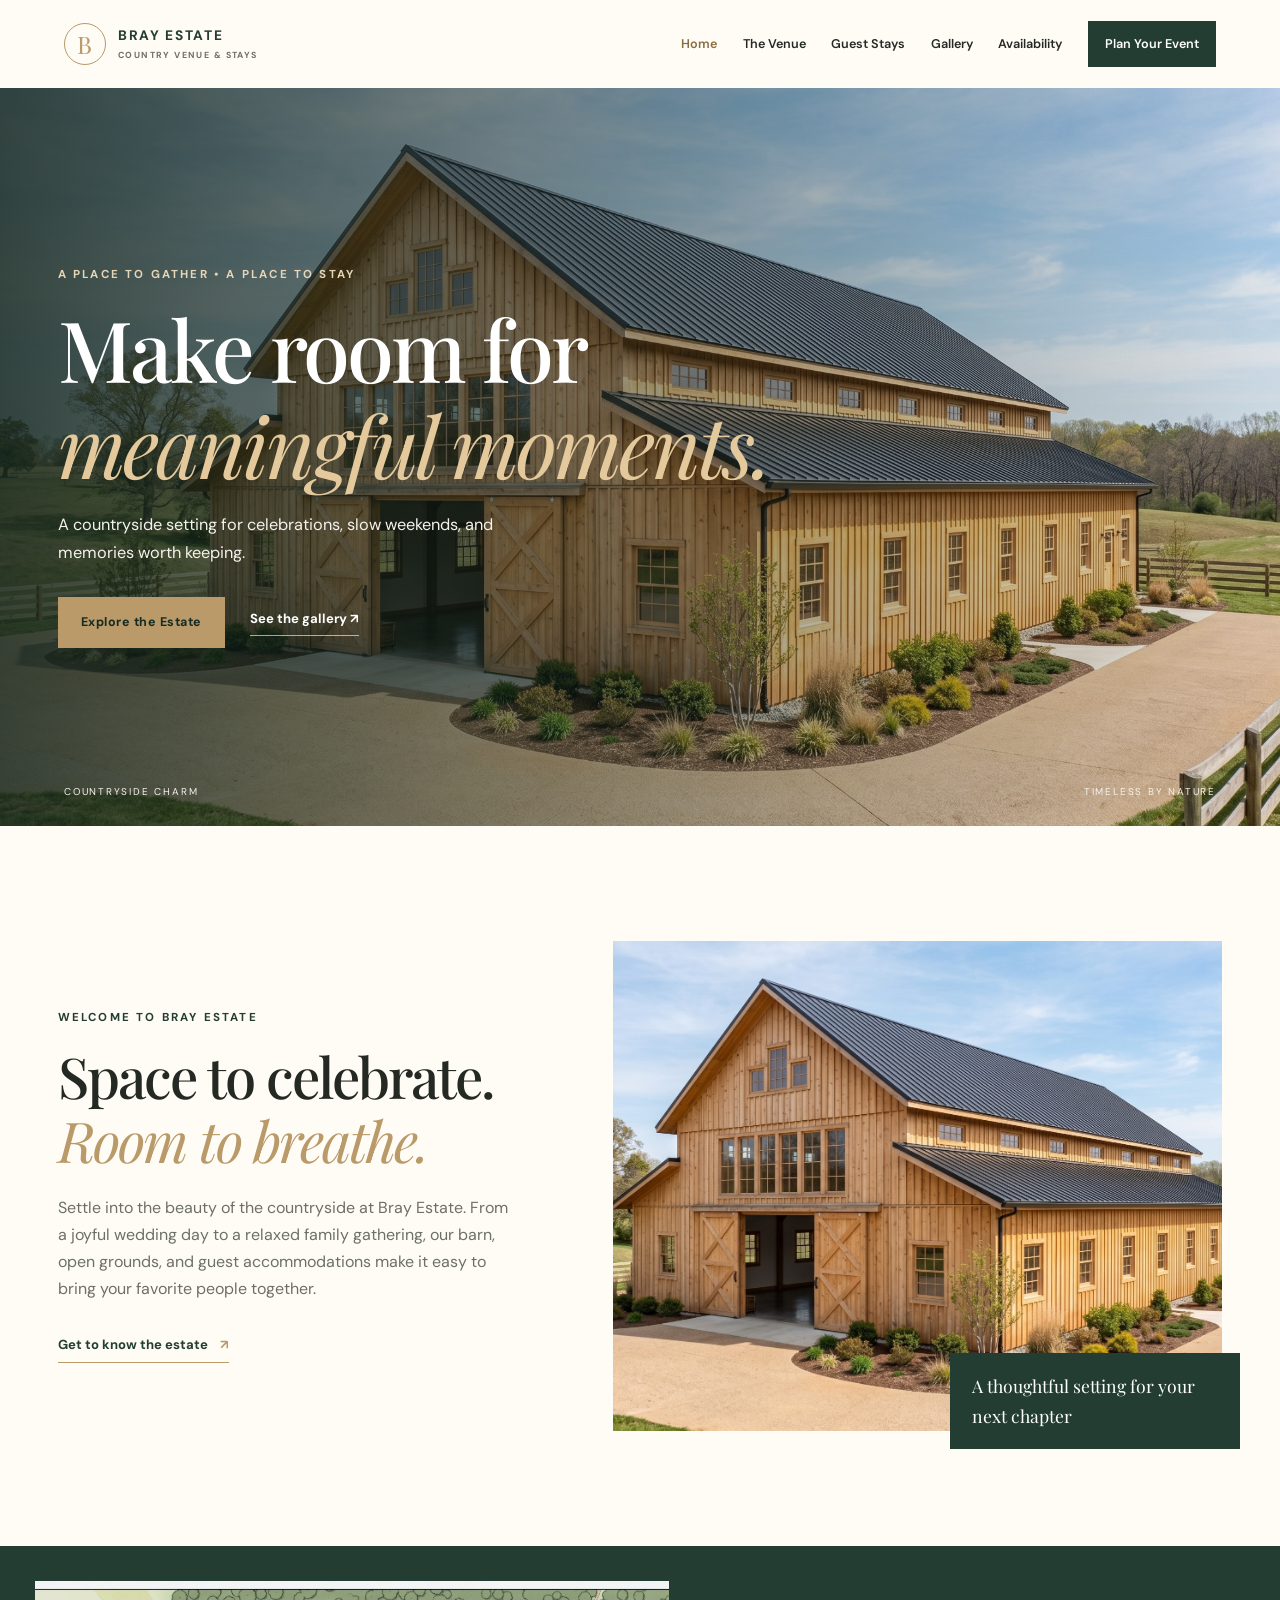
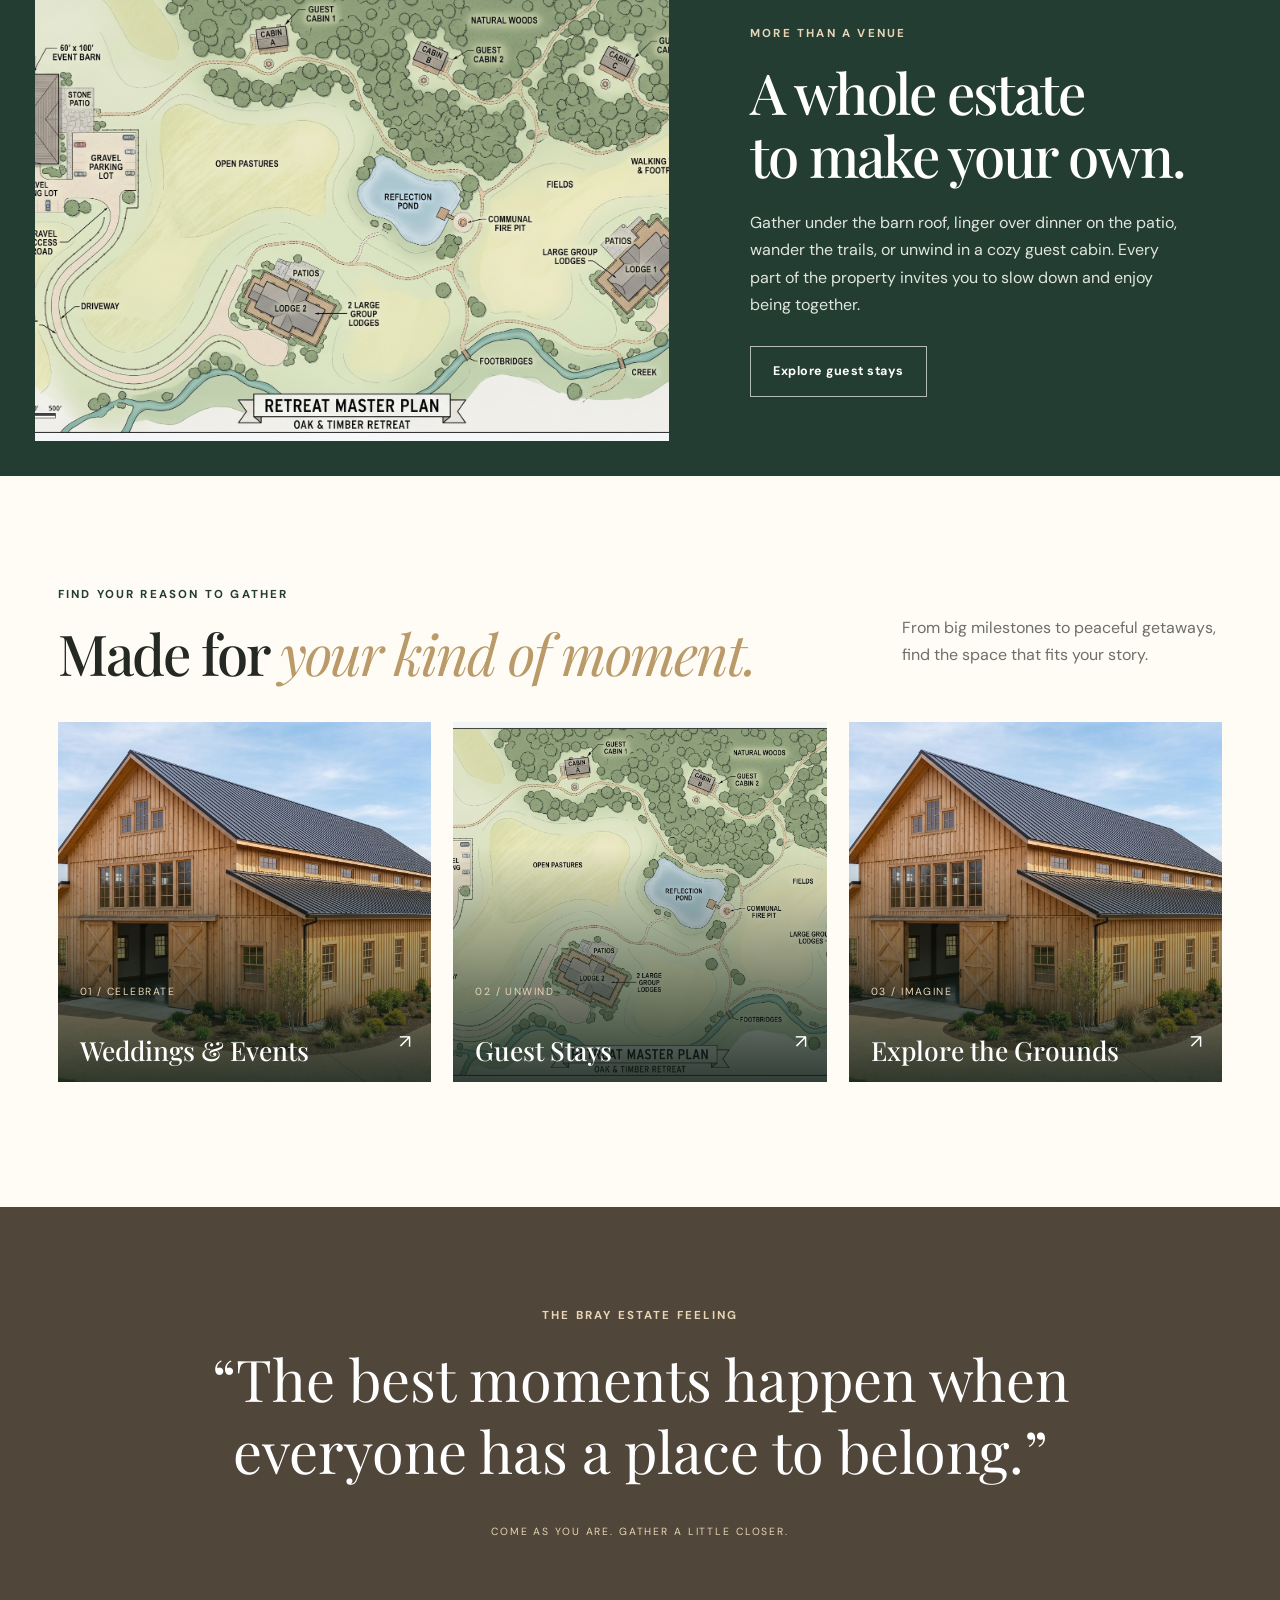
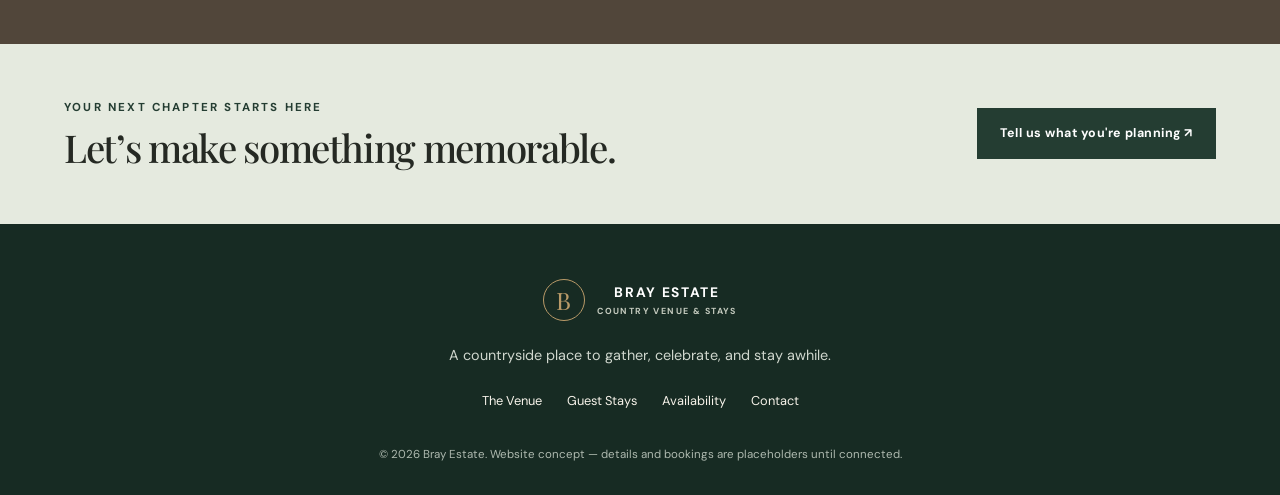
<file: index.html>
<!DOCTYPE html>
<html lang="en">
<head>
  <meta charset="UTF-8">
  <meta name="viewport" content="width=device-width, initial-scale=1.0">
  <meta name="description" content="Discover Bray Estate, a countryside venue for weddings, celebrations, retreats, and unforgettable stays.">
  <title>Bray Estate | Gather Somewhere Beautiful</title>
  <link rel="preconnect" href="https://fonts.googleapis.com">
  <link href="https://fonts.googleapis.com/css2?family=DM+Sans:wght@400;500;600;700&family=Playfair+Display:wght@400;500;600;700&display=swap" rel="stylesheet">
  <link rel="stylesheet" href="css/main.css">
  <link rel="stylesheet" href="css/home.css">
</head>
<body>
  <header class="site-header">
    <a class="brand" href="index.html"><span class="brand-mark">B</span><span>BRAY ESTATE<small>COUNTRY VENUE & STAYS</small></span></a>
    <button class="menu-toggle" aria-label="Open navigation" aria-expanded="false">☰</button>
    <nav class="main-nav">
      <a class="active" href="index.html">Home</a><a href="venue.html">The Venue</a><a href="stays.html">Guest Stays</a><a href="gallery.html">Gallery</a><a href="availability.html">Availability</a><a class="nav-cta" href="contact.html">Plan Your Event</a>
    </nav>
  </header>

  <main>
    <section class="hero">
      <img class="hero-image" src="images/barn-exterior.jpg" alt="Warm timber event barn at a countryside estate">
      <div class="hero-shade"></div>
      <div class="hero-content">
        <p class="eyebrow light">A PLACE TO GATHER • A PLACE TO STAY</p>
        <h1>Make room for<br><em>meaningful moments.</em></h1>
        <p class="hero-copy">A countryside setting for celebrations, slow weekends, and memories worth keeping.</p>
        <div class="hero-actions"><a class="button button-gold" href="venue.html">Explore the Estate</a><a class="text-link light-link" href="gallery.html">See the gallery ↗</a></div>
      </div>
      <div class="hero-caption"><span>COUNTRYSIDE CHARM</span><span>TIMELESS BY NATURE</span></div>
    </section>

    <section class="intro section-wrap">
      <div class="intro-copy">
        <p class="eyebrow">WELCOME TO BRAY ESTATE</p>
        <h2>Space to celebrate.<br><em>Room to breathe.</em></h2>
        <p>Settle into the beauty of the countryside at Bray Estate. From a joyful wedding day to a relaxed family gathering, our barn, open grounds, and guest accommodations make it easy to bring your favorite people together.</p>
        <a class="text-link" href="venue.html">Get to know the estate <span>↗</span></a>
      </div>
      <figure class="intro-photo photo-frame">
        <img src="images/barn-exterior.jpg" alt="Exterior of the Bray Estate-inspired timber barn">
        <figcaption>A thoughtful setting for your next chapter</figcaption>
      </figure>
    </section>

    <section class="experience-band">
      <div class="experience-image"><img src="images/estate-master-plan.jpg" alt="Illustrated estate plan with barn, cabins, lodges, trails, and pond"></div>
      <div class="experience-copy">
        <p class="eyebrow light">MORE THAN A VENUE</p>
        <h2>A whole estate<br>to make your own.</h2>
        <p>Gather under the barn roof, linger over dinner on the patio, wander the trails, or unwind in a cozy guest cabin. Every part of the property invites you to slow down and enjoy being together.</p>
        <a class="button button-outline-light" href="stays.html">Explore guest stays</a>
      </div>
    </section>

    <section class="section-wrap offerings">
      <div class="section-heading"><div><p class="eyebrow">FIND YOUR REASON TO GATHER</p><h2>Made for <em>your kind of moment.</em></h2></div><p>From big milestones to peaceful getaways, find the space that fits your story.</p></div>
      <div class="offering-grid">
        <a class="offering-card" href="venue.html"><img src="images/barn-exterior.jpg" alt="Event barn"><span class="card-number">01 / CELEBRATE</span><h3>Weddings & Events</h3><span class="card-arrow">↗</span></a>
        <a class="offering-card" href="stays.html"><img src="images/estate-master-plan.jpg" alt="Estate grounds and guest cabins"><span class="card-number">02 / UNWIND</span><h3>Guest Stays</h3><span class="card-arrow">↗</span></a>
        <a class="offering-card" href="gallery.html"><img src="images/barn-exterior.jpg" alt="Rustic barn surrounded by countryside"><span class="card-number">03 / IMAGINE</span><h3>Explore the Grounds</h3><span class="card-arrow">↗</span></a>
      </div>
    </section>

    <section class="quote-section"><p class="eyebrow light">THE BRAY ESTATE FEELING</p><blockquote>“The best moments happen when everyone has a place to belong.”</blockquote><span>COME AS YOU ARE. GATHER A LITTLE CLOSER.</span></section>
    <section class="cta-strip"><div><p class="eyebrow">YOUR NEXT CHAPTER STARTS HERE</p><h2>Let’s make something memorable.</h2></div><a class="button button-dark" href="contact.html">Tell us what you're planning ↗</a></section>
  </main>

  <footer class="site-footer"><a class="brand footer-brand" href="index.html"><span class="brand-mark">B</span><span>BRAY ESTATE<small>COUNTRY VENUE & STAYS</small></span></a><p>A countryside place to gather, celebrate, and stay awhile.</p><div class="footer-links"><a href="venue.html">The Venue</a><a href="stays.html">Guest Stays</a><a href="availability.html">Availability</a><a href="contact.html">Contact</a></div><small>© <span class="year"></span> Bray Estate. Website concept — details and bookings are placeholders until connected.</small></footer>
  <script src="js/main.js"></script>
</body>
</html>
</file>
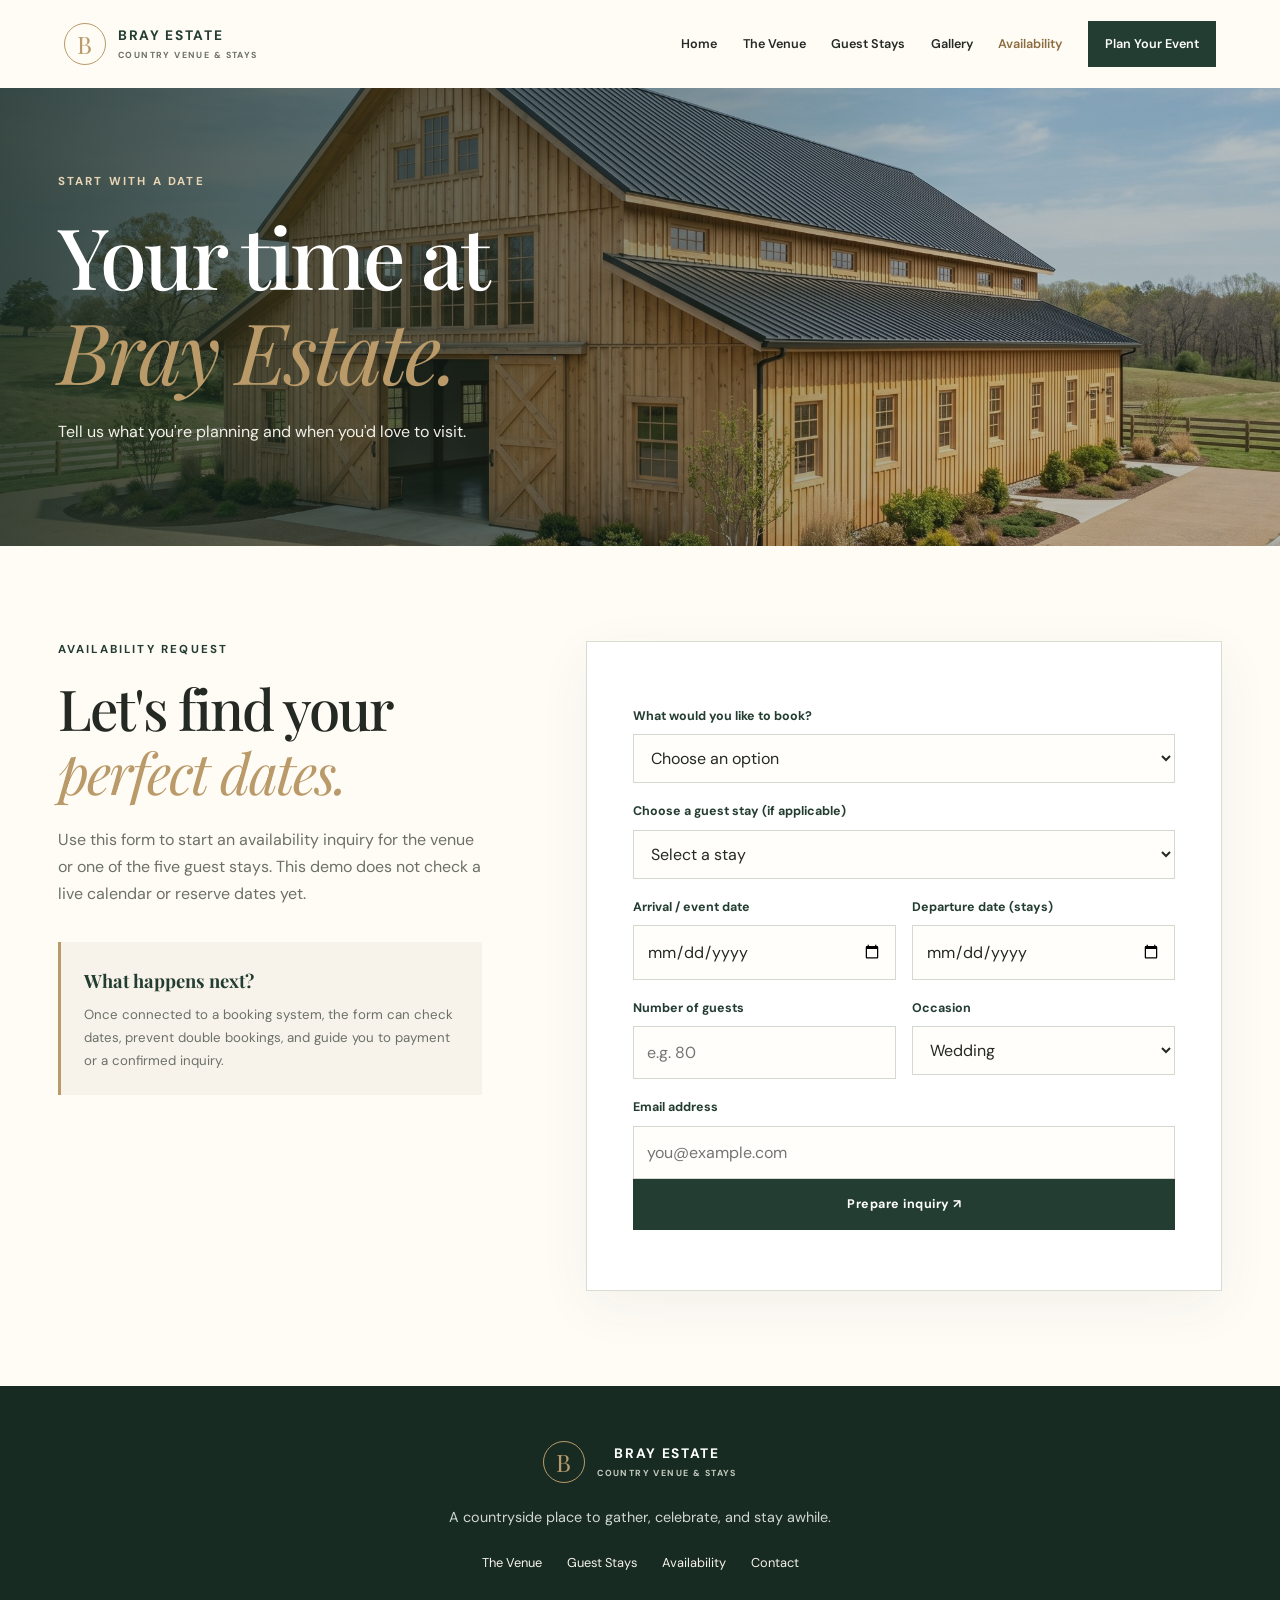
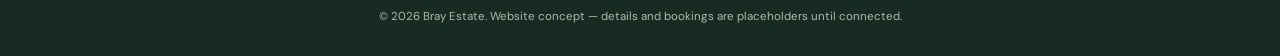
<file: availability.html>
<!DOCTYPE html>
<html lang="en"><head><meta charset="UTF-8"><meta name="viewport" content="width=device-width, initial-scale=1.0"><title>Availability | Bray Estate</title><link href="https://fonts.googleapis.com/css2?family=DM+Sans:wght@400;500;600;700&family=Playfair+Display:wght@400;500;600;700&display=swap" rel="stylesheet"><link rel="stylesheet" href="css/main.css"><link rel="stylesheet" href="css/availability.css"></head>
<body>
<header class="site-header"><a class="brand" href="index.html"><span class="brand-mark">B</span><span>BRAY ESTATE<small>COUNTRY VENUE & STAYS</small></span></a><button class="menu-toggle" aria-label="Open navigation" aria-expanded="false">☰</button><nav class="main-nav"><a href="index.html">Home</a><a href="venue.html">The Venue</a><a href="stays.html">Guest Stays</a><a href="gallery.html">Gallery</a><a class="active" href="availability.html">Availability</a><a class="nav-cta" href="contact.html">Plan Your Event</a></nav></header>
<main><section class="page-hero availability-hero"><img src="images/barn-exterior.jpg" alt="Bray Estate-inspired barn"><div class="page-hero-shade"></div><div class="page-hero-content"><p class="eyebrow light">START WITH A DATE</p><h1>Your time at<br><em>Bray Estate.</em></h1><p>Tell us what you're planning and when you'd love to visit.</p></div></section>
<section class="booking-layout section-wrap"><div class="booking-intro"><p class="eyebrow">AVAILABILITY REQUEST</p><h2>Let's find your<br><em>perfect dates.</em></h2><p>Use this form to start an availability inquiry for the venue or one of the five guest stays. This demo does not check a live calendar or reserve dates yet.</p><div class="booking-help"><strong>What happens next?</strong><p>Once connected to a booking system, the form can check dates, prevent double bookings, and guide you to payment or a confirmed inquiry.</p></div></div>
<form class="site-form" id="availability-form"><label for="booking-type">What would you like to book?</label><select id="booking-type" name="booking-type" required><option value="">Choose an option</option><option>Event venue</option><option>Guest stay</option></select><label for="stay-choice">Choose a guest stay (if applicable)</label><select id="stay-choice" name="stay-choice"><option value="">Select a stay</option><option>Oak Cabin</option><option>Timber Cabin</option><option>Meadow Cabin</option><option>Creekside Lodge</option><option>Pasture Lodge</option></select><div class="form-row"><div><label for="arrival">Arrival / event date</label><input type="date" id="arrival" name="arrival" required></div><div><label for="departure">Departure date (stays)</label><input type="date" id="departure" name="departure"></div></div><div class="form-row"><div><label for="guests">Number of guests</label><input type="number" id="guests" name="guests" min="1" max="1000" placeholder="e.g. 80" required></div><div><label for="occasion">Occasion</label><select id="occasion" name="occasion"><option>Wedding</option><option>Family gathering</option><option>Corporate retreat</option><option>Weekend stay</option><option>Other celebration</option></select></div></div><label for="availability-email">Email address</label><input type="email" id="availability-email" name="email" placeholder="you@example.com" required><button class="button button-dark button-full" type="submit">Prepare inquiry ↗</button><p class="form-status" id="availability-status" role="status"></p></form></section></main>
<footer class="site-footer"><a class="brand footer-brand" href="index.html"><span class="brand-mark">B</span><span>BRAY ESTATE<small>COUNTRY VENUE & STAYS</small></span></a><p>A countryside place to gather, celebrate, and stay awhile.</p><div class="footer-links"><a href="venue.html">The Venue</a><a href="stays.html">Guest Stays</a><a href="availability.html">Availability</a><a href="contact.html">Contact</a></div><small>© <span class="year"></span> Bray Estate. Website concept — details and bookings are placeholders until connected.</small></footer><script src="js/main.js"></script></body></html>
</file>
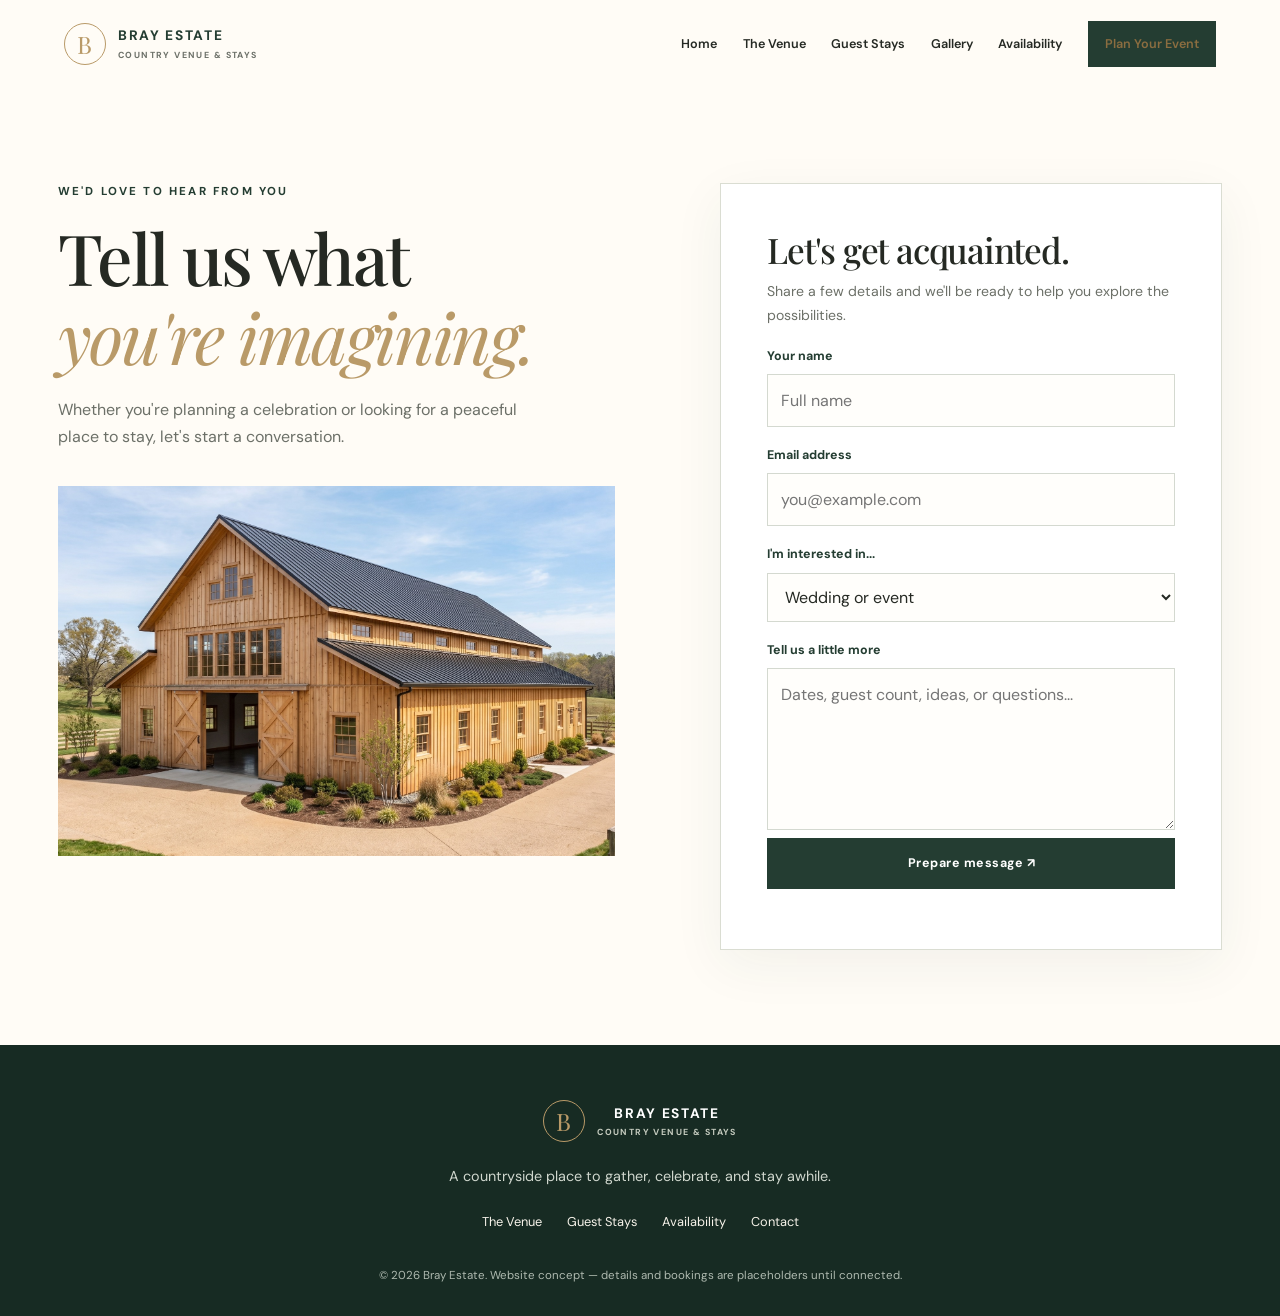
<file: contact.html>
<!DOCTYPE html>
<html lang="en"><head><meta charset="UTF-8"><meta name="viewport" content="width=device-width, initial-scale=1.0"><title>Contact | Bray Estate</title><link href="https://fonts.googleapis.com/css2?family=DM+Sans:wght@400;500;600;700&family=Playfair+Display:wght@400;500;600;700&display=swap" rel="stylesheet"><link rel="stylesheet" href="css/main.css"><link rel="stylesheet" href="css/contact.css"></head>
<body>
<header class="site-header"><a class="brand" href="index.html"><span class="brand-mark">B</span><span>BRAY ESTATE<small>COUNTRY VENUE & STAYS</small></span></a><button class="menu-toggle" aria-label="Open navigation" aria-expanded="false">☰</button><nav class="main-nav"><a href="index.html">Home</a><a href="venue.html">The Venue</a><a href="stays.html">Guest Stays</a><a href="gallery.html">Gallery</a><a href="availability.html">Availability</a><a class="nav-cta active" href="contact.html">Plan Your Event</a></nav></header>
<main><section class="contact-top section-wrap"><div class="contact-heading"><p class="eyebrow">WE'D LOVE TO HEAR FROM YOU</p><h1>Tell us what<br><em>you're imagining.</em></h1><p>Whether you're planning a celebration or looking for a peaceful place to stay, let's start a conversation.</p><img src="images/barn-exterior.jpg" alt="The timber barn at Bray Estate" class="contact-image"></div>
<form class="site-form contact-form" id="contact-form"><h2>Let's get acquainted.</h2><p>Share a few details and we'll be ready to help you explore the possibilities.</p><label for="name">Your name</label><input id="name" name="name" autocomplete="name" required placeholder="Full name"><label for="email">Email address</label><input id="email" name="email" type="email" autocomplete="email" required placeholder="you@example.com"><label for="interest">I'm interested in...</label><select id="interest" name="interest"><option>Wedding or event</option><option>Guest accommodation</option><option>Private gathering</option><option>General question</option></select><label for="message">Tell us a little more</label><textarea id="message" name="message" rows="5" required placeholder="Dates, guest count, ideas, or questions..."></textarea><button class="button button-dark button-full" type="submit">Prepare message ↗</button><p class="form-status" id="contact-status" role="status"></p></form></section></main>
<footer class="site-footer"><a class="brand footer-brand" href="index.html"><span class="brand-mark">B</span><span>BRAY ESTATE<small>COUNTRY VENUE & STAYS</small></span></a><p>A countryside place to gather, celebrate, and stay awhile.</p><div class="footer-links"><a href="venue.html">The Venue</a><a href="stays.html">Guest Stays</a><a href="availability.html">Availability</a><a href="contact.html">Contact</a></div><small>© <span class="year"></span> Bray Estate. Website concept — details and bookings are placeholders until connected.</small></footer><script src="js/main.js"></script></body></html>
</file>
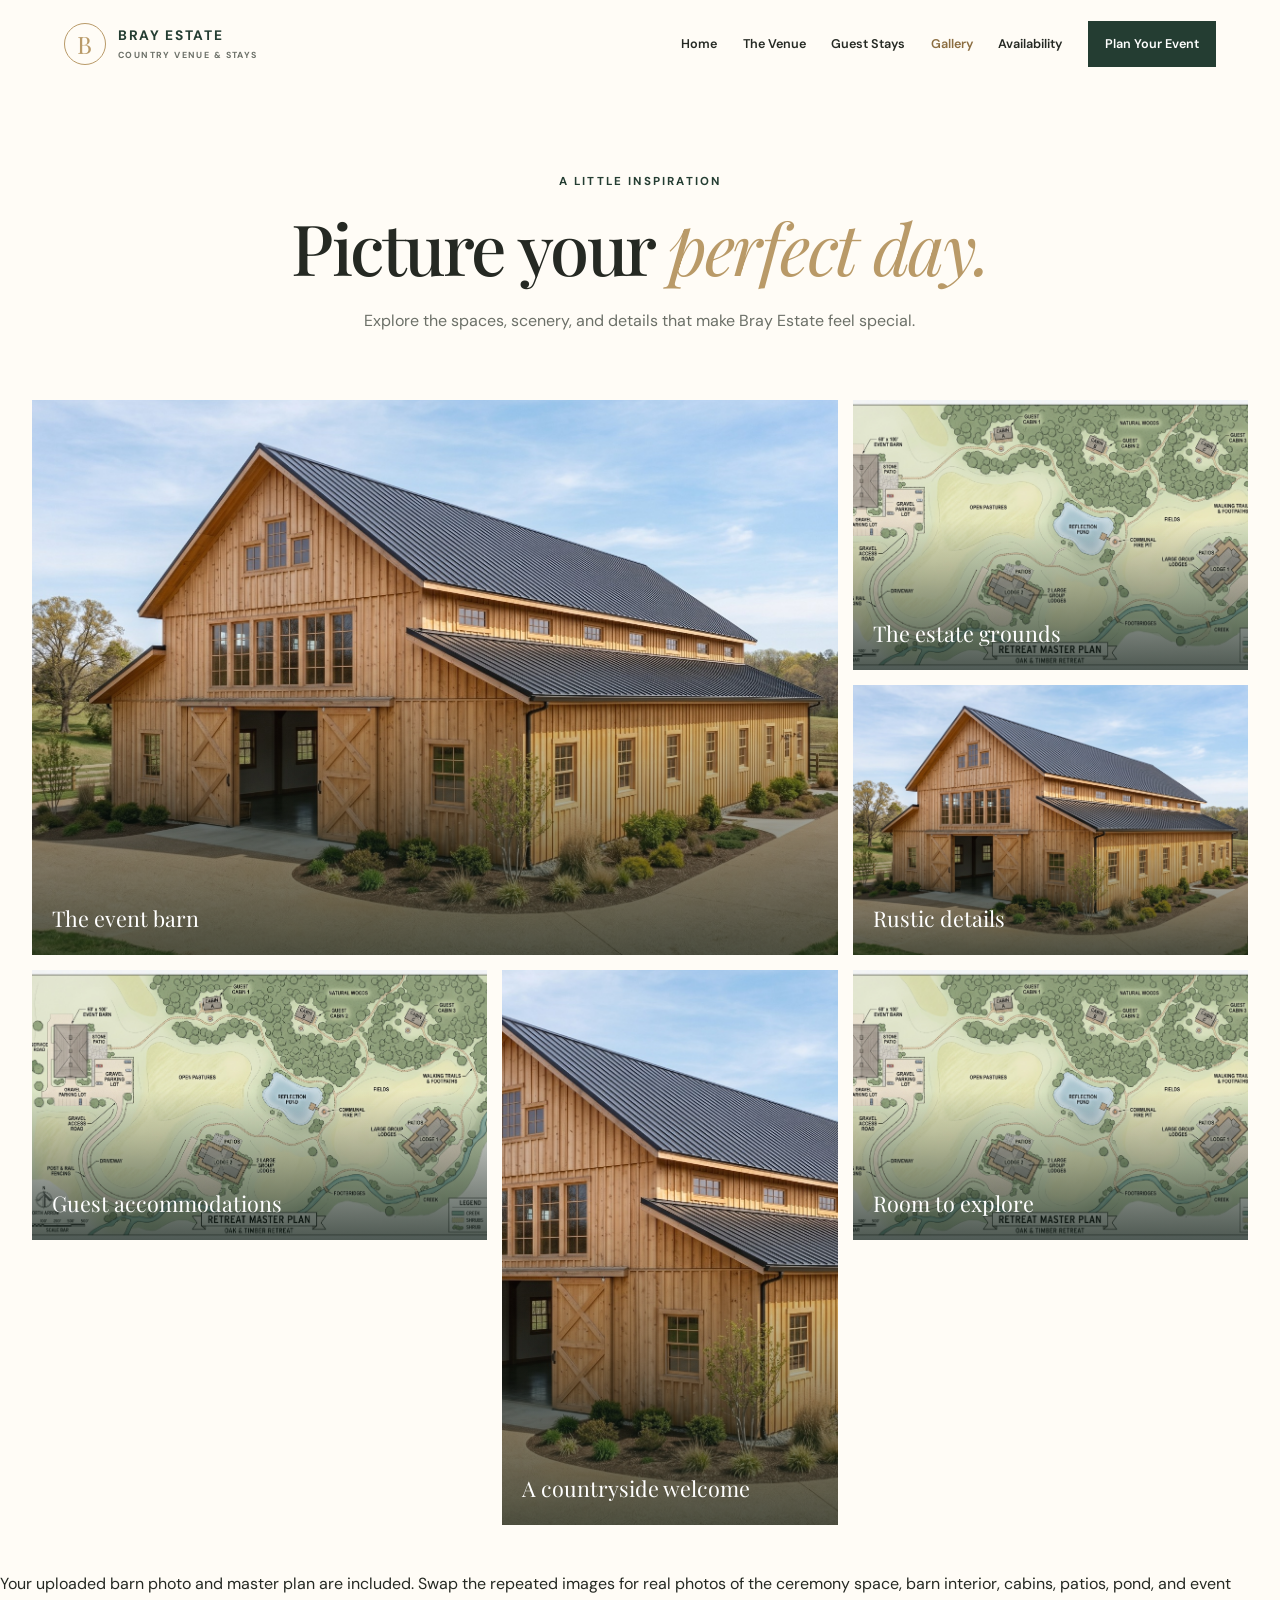
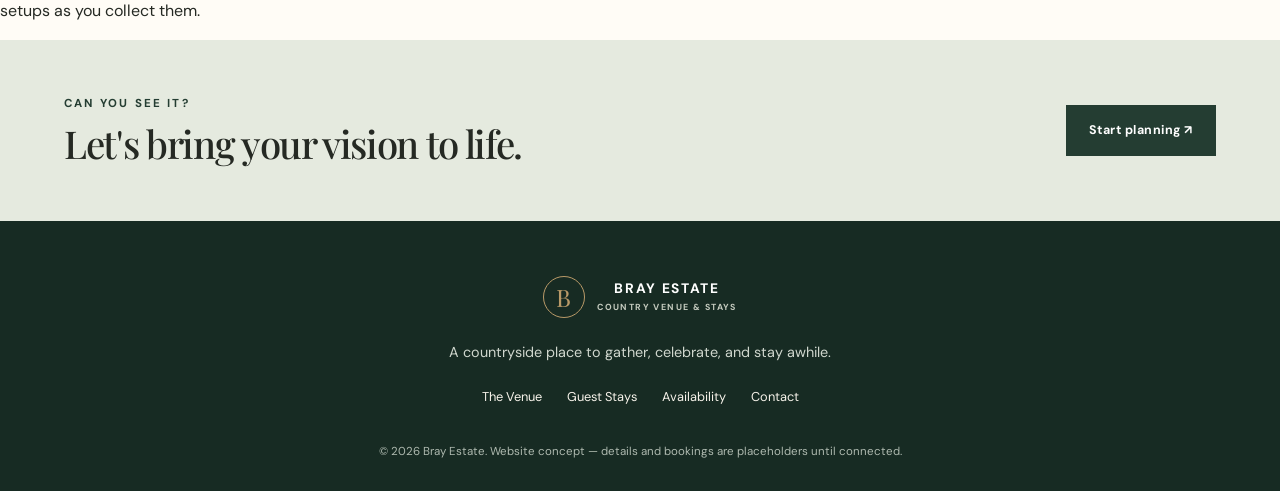
<file: gallery.html>
<!DOCTYPE html>
<html lang="en"><head><meta charset="UTF-8"><meta name="viewport" content="width=device-width, initial-scale=1.0"><title>Gallery | Bray Estate</title><link href="https://fonts.googleapis.com/css2?family=DM+Sans:wght@400;500;600;700&family=Playfair+Display:wght@400;500;600;700&display=swap" rel="stylesheet"><link rel="stylesheet" href="css/main.css"><link rel="stylesheet" href="css/gallery.css"></head>
<body>
<header class="site-header"><a class="brand" href="index.html"><span class="brand-mark">B</span><span>BRAY ESTATE<small>COUNTRY VENUE & STAYS</small></span></a><button class="menu-toggle" aria-label="Open navigation" aria-expanded="false">☰</button><nav class="main-nav"><a href="index.html">Home</a><a href="venue.html">The Venue</a><a href="stays.html">Guest Stays</a><a class="active" href="gallery.html">Gallery</a><a href="availability.html">Availability</a><a class="nav-cta" href="contact.html">Plan Your Event</a></nav></header>
<main><section class="gallery-heading section-wrap"><p class="eyebrow">A LITTLE INSPIRATION</p><h1>Picture your <em>perfect day.</em></h1><p>Explore the spaces, scenery, and details that make Bray Estate feel special.</p></section>
<section class="gallery-grid">
<figure class="gallery-item gallery-wide"><img src="images/barn-exterior.jpg" alt="Timber barn exterior with a long roofline"><figcaption>The event barn</figcaption></figure>
<figure class="gallery-item"><img src="images/estate-master-plan.jpg" alt="Illustrated estate layout and walking paths"><figcaption>The estate grounds</figcaption></figure>
<figure class="gallery-item"><img src="images/barn-exterior.jpg" alt="Barn timber siding and windows"><figcaption>Rustic details</figcaption></figure>
<figure class="gallery-item"><img src="images/estate-master-plan.jpg" alt="Guest cabins set among trees on the estate map"><figcaption>Guest accommodations</figcaption></figure>
<figure class="gallery-item gallery-tall"><img src="images/barn-exterior.jpg" alt="Barn surrounded by open green countryside"><figcaption>A countryside welcome</figcaption></figure>
<figure class="gallery-item"><img src="images/estate-master-plan.jpg" alt="Pond, paths, lodges, and wooded areas on estate plan"><figcaption>Room to explore</figcaption></figure>
</section><p class="gallery-note">Your uploaded barn photo and master plan are included. Swap the repeated images for real photos of the ceremony space, barn interior, cabins, patios, pond, and event setups as you collect them.</p>
<section class="cta-strip"><div><p class="eyebrow">CAN YOU SEE IT?</p><h2>Let's bring your vision to life.</h2></div><a class="button button-dark" href="contact.html">Start planning ↗</a></section></main>
<footer class="site-footer"><a class="brand footer-brand" href="index.html"><span class="brand-mark">B</span><span>BRAY ESTATE<small>COUNTRY VENUE & STAYS</small></span></a><p>A countryside place to gather, celebrate, and stay awhile.</p><div class="footer-links"><a href="venue.html">The Venue</a><a href="stays.html">Guest Stays</a><a href="availability.html">Availability</a><a href="contact.html">Contact</a></div><small>© <span class="year"></span> Bray Estate. Website concept — details and bookings are placeholders until connected.</small></footer><script src="js/main.js"></script></body></html>
</file>
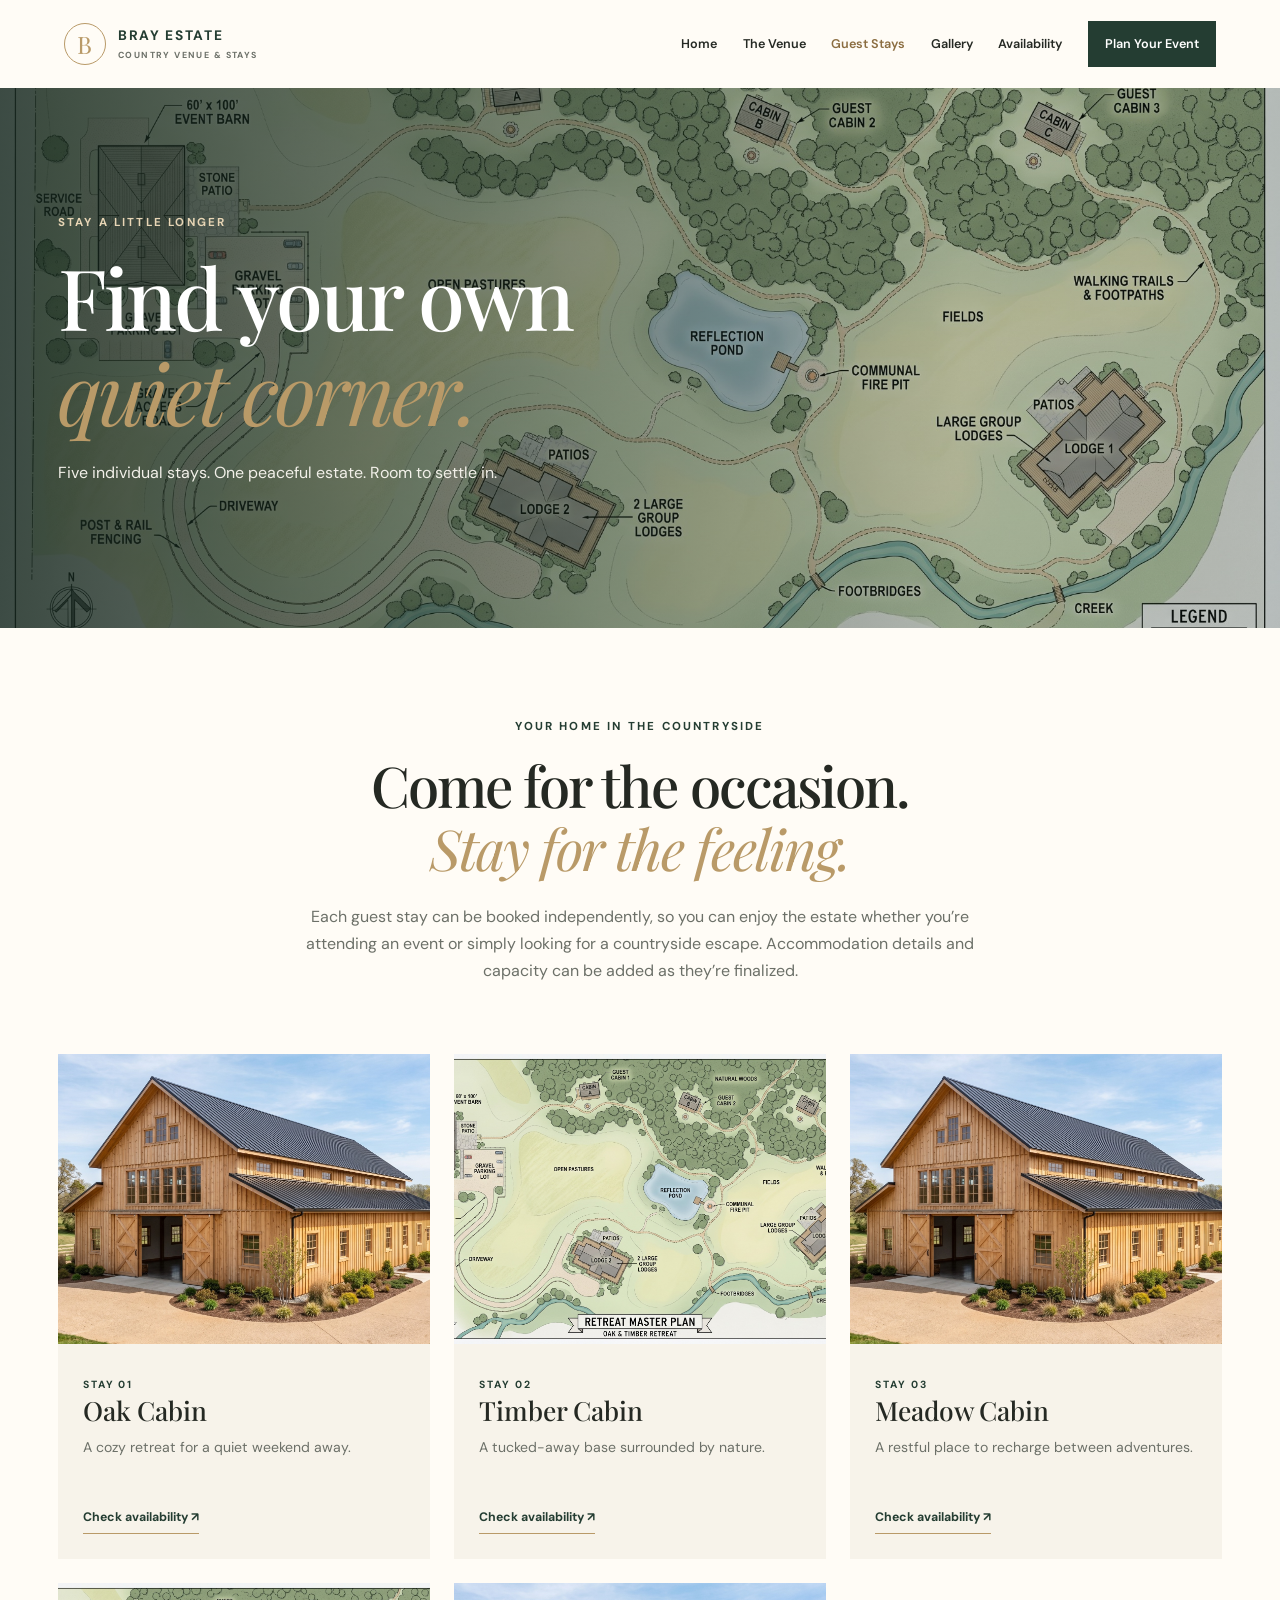
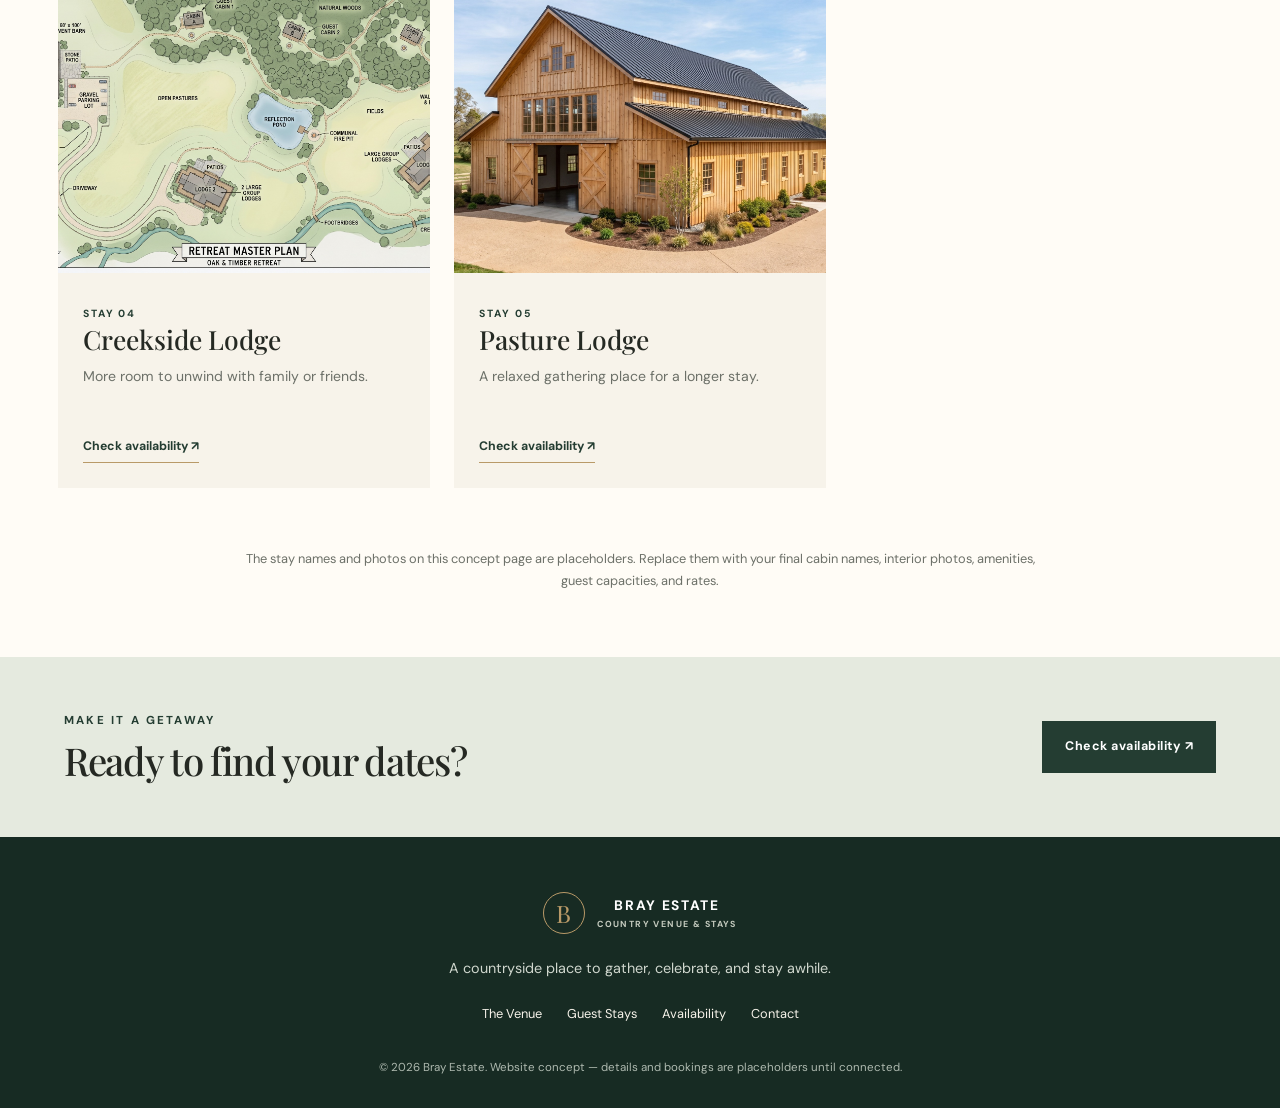
<file: stays.html>
<!DOCTYPE html>
<html lang="en"><head><meta charset="UTF-8"><meta name="viewport" content="width=device-width, initial-scale=1.0"><title>Guest Stays | Bray Estate</title><link href="https://fonts.googleapis.com/css2?family=DM+Sans:wght@400;500;600;700&family=Playfair+Display:wght@400;500;600;700&display=swap" rel="stylesheet"><link rel="stylesheet" href="css/main.css"><link rel="stylesheet" href="css/stays.css"></head>
<body>
<header class="site-header"><a class="brand" href="index.html"><span class="brand-mark">B</span><span>BRAY ESTATE<small>COUNTRY VENUE & STAYS</small></span></a><button class="menu-toggle" aria-label="Open navigation" aria-expanded="false">☰</button><nav class="main-nav"><a href="index.html">Home</a><a href="venue.html">The Venue</a><a class="active" href="stays.html">Guest Stays</a><a href="gallery.html">Gallery</a><a href="availability.html">Availability</a><a class="nav-cta" href="contact.html">Plan Your Event</a></nav></header>
<main>
<section class="page-hero stays-hero"><img src="images/estate-master-plan.jpg" alt="Master plan showing guest cabins and lodges around the estate"><div class="page-hero-shade"></div><div class="page-hero-content"><p class="eyebrow light">STAY A LITTLE LONGER</p><h1>Find your own<br><em>quiet corner.</em></h1><p>Five individual stays. One peaceful estate. Room to settle in.</p></div></section>
<section class="section-wrap stay-intro"><p class="eyebrow">YOUR HOME IN THE COUNTRYSIDE</p><h2>Come for the occasion.<br><em>Stay for the feeling.</em></h2><p>Each guest stay can be booked independently, so you can enjoy the estate whether you’re attending an event or simply looking for a countryside escape. Accommodation details and capacity can be added as they’re finalized.</p></section>
<section class="section-wrap stay-grid">
<article class="stay-card featured-stay"><img src="images/barn-exterior.jpg" alt="Countryside timber architecture"><div class="stay-card-content"><span class="eyebrow">STAY 01</span><h3>Oak Cabin</h3><p>A cozy retreat for a quiet weekend away.</p><a href="availability.html?stay=Oak%20Cabin" class="text-link">Check availability ↗</a></div></article>
<article class="stay-card"><img src="images/estate-master-plan.jpg" alt="Cabin location in the wooded part of the property"><div class="stay-card-content"><span class="eyebrow">STAY 02</span><h3>Timber Cabin</h3><p>A tucked-away base surrounded by nature.</p><a href="availability.html?stay=Timber%20Cabin" class="text-link">Check availability ↗</a></div></article>
<article class="stay-card"><img src="images/barn-exterior.jpg" alt="Warm rustic exterior details"><div class="stay-card-content"><span class="eyebrow">STAY 03</span><h3>Meadow Cabin</h3><p>A restful place to recharge between adventures.</p><a href="availability.html?stay=Meadow%20Cabin" class="text-link">Check availability ↗</a></div></article>
<article class="stay-card"><img src="images/estate-master-plan.jpg" alt="Estate paths and guest lodging plan"><div class="stay-card-content"><span class="eyebrow">STAY 04</span><h3>Creekside Lodge</h3><p>More room to unwind with family or friends.</p><a href="availability.html?stay=Creekside%20Lodge" class="text-link">Check availability ↗</a></div></article>
<article class="stay-card"><img src="images/barn-exterior.jpg" alt="Country estate surrounded by open fields"><div class="stay-card-content"><span class="eyebrow">STAY 05</span><h3>Pasture Lodge</h3><p>A relaxed gathering place for a longer stay.</p><a href="availability.html?stay=Pasture%20Lodge" class="text-link">Check availability ↗</a></div></article>
</section>
<p class="stay-note">The stay names and photos on this concept page are placeholders. Replace them with your final cabin names, interior photos, amenities, guest capacities, and rates.</p>
<section class="cta-strip"><div><p class="eyebrow">MAKE IT A GETAWAY</p><h2>Ready to find your dates?</h2></div><a class="button button-dark" href="availability.html">Check availability ↗</a></section>
</main><footer class="site-footer"><a class="brand footer-brand" href="index.html"><span class="brand-mark">B</span><span>BRAY ESTATE<small>COUNTRY VENUE & STAYS</small></span></a><p>A countryside place to gather, celebrate, and stay awhile.</p><div class="footer-links"><a href="venue.html">The Venue</a><a href="stays.html">Guest Stays</a><a href="availability.html">Availability</a><a href="contact.html">Contact</a></div><small>© <span class="year"></span> Bray Estate. Website concept — details and bookings are placeholders until connected.</small></footer><script src="js/main.js"></script></body></html>
</file>
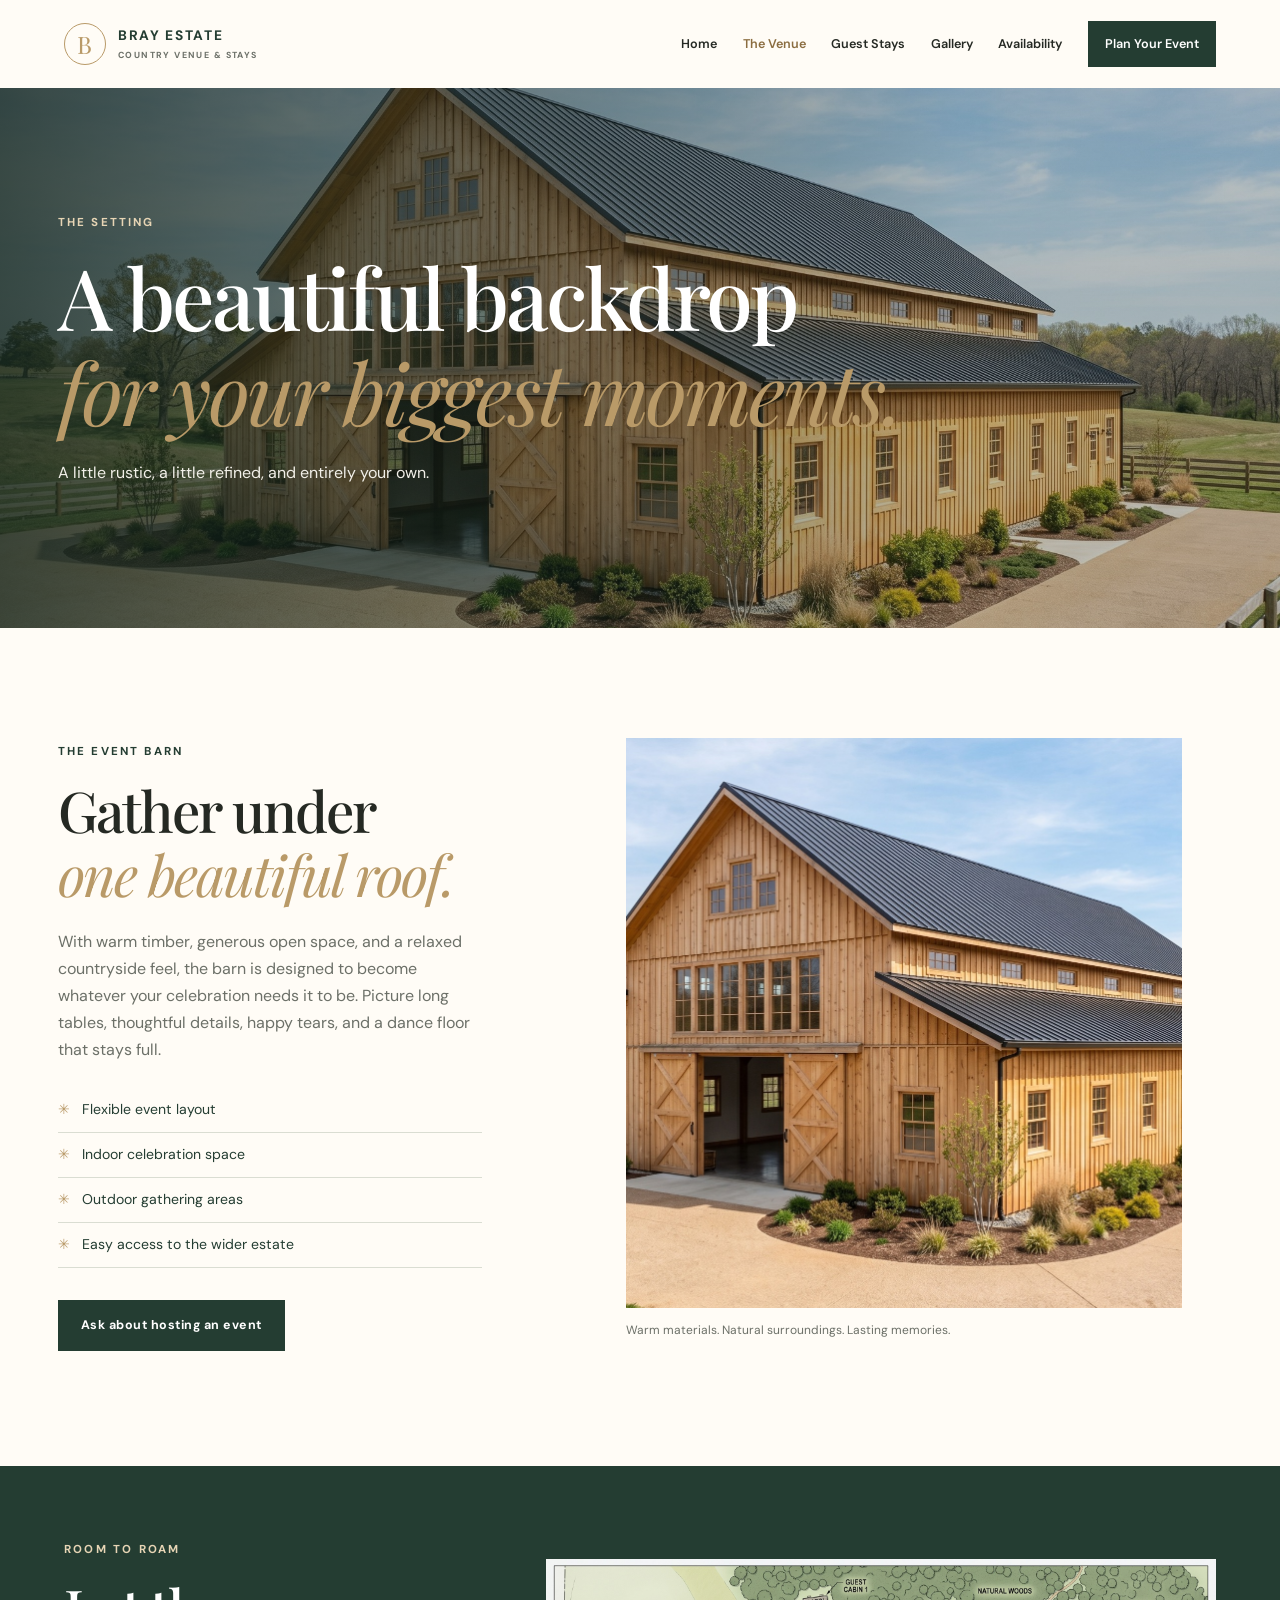
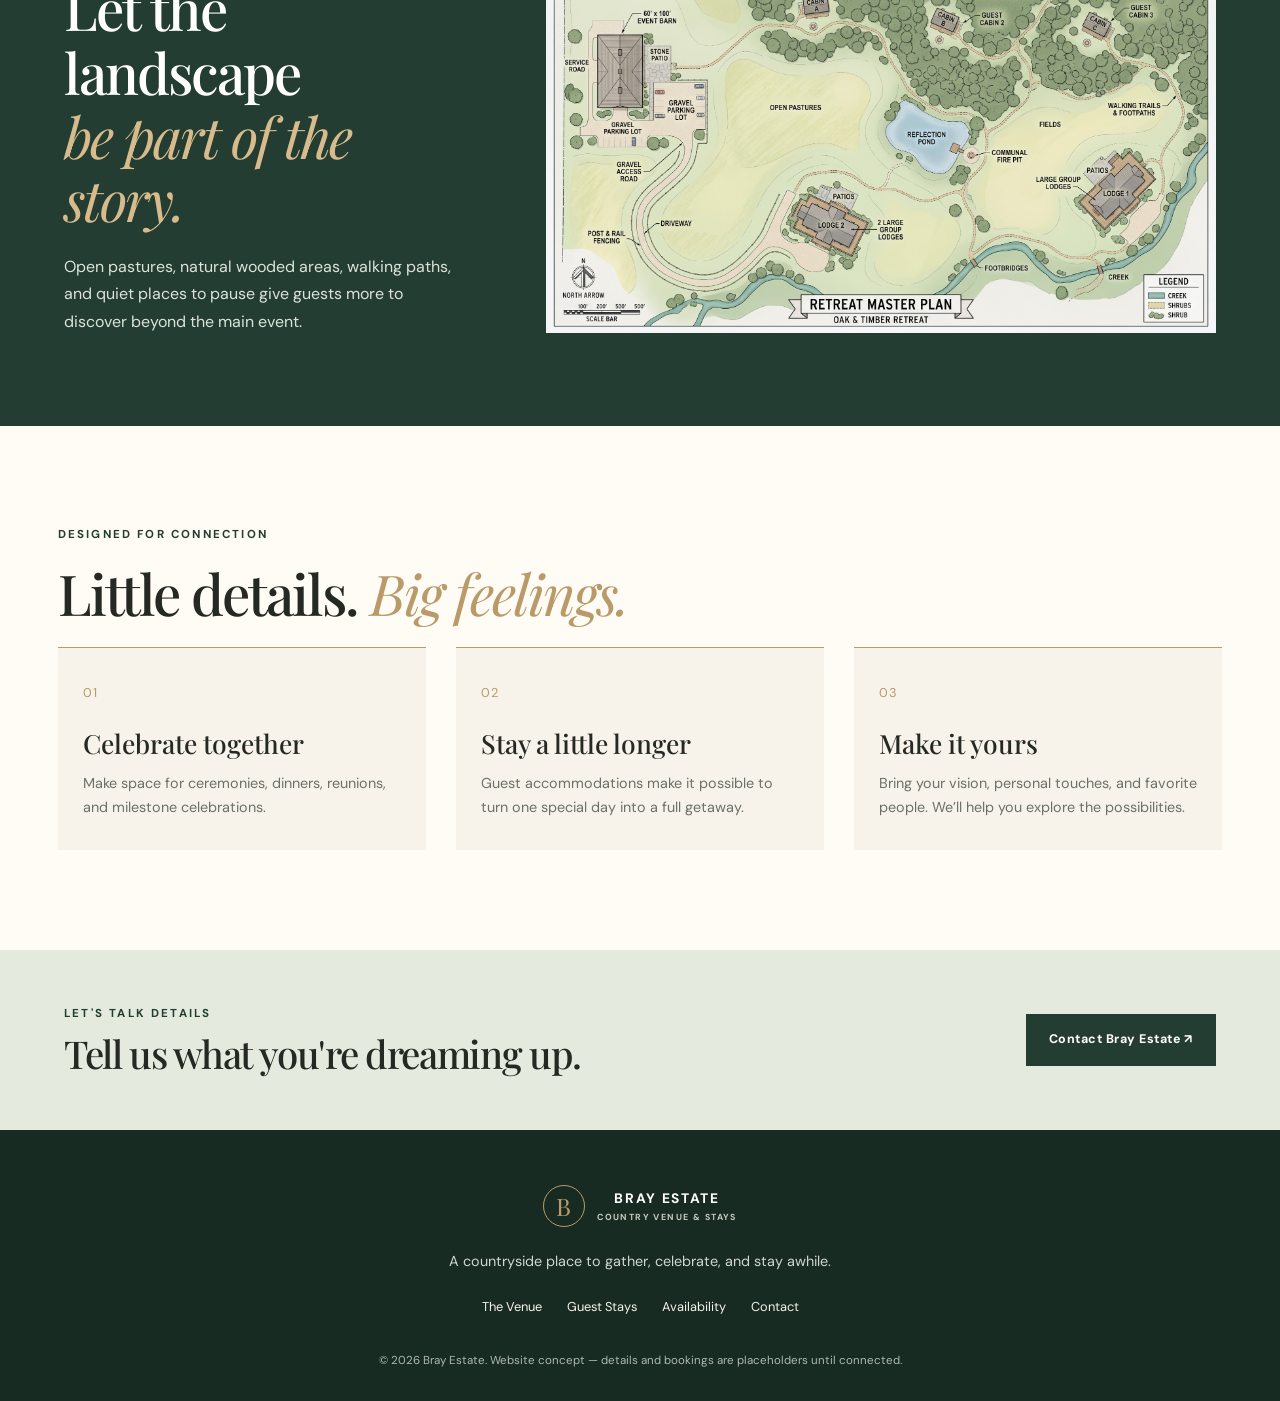
<file: venue.html>
<!DOCTYPE html>
<html lang="en"><head><meta charset="UTF-8"><meta name="viewport" content="width=device-width, initial-scale=1.0"><title>The Venue | Bray Estate</title><link href="https://fonts.googleapis.com/css2?family=DM+Sans:wght@400;500;600;700&family=Playfair+Display:wght@400;500;600;700&display=swap" rel="stylesheet"><link rel="stylesheet" href="css/main.css"><link rel="stylesheet" href="css/venue.css"></head>
<body>
<header class="site-header"><a class="brand" href="index.html"><span class="brand-mark">B</span><span>BRAY ESTATE<small>COUNTRY VENUE & STAYS</small></span></a><button class="menu-toggle" aria-label="Open navigation" aria-expanded="false">☰</button><nav class="main-nav"><a href="index.html">Home</a><a class="active" href="venue.html">The Venue</a><a href="stays.html">Guest Stays</a><a href="gallery.html">Gallery</a><a href="availability.html">Availability</a><a class="nav-cta" href="contact.html">Plan Your Event</a></nav></header>
<main>
<section class="page-hero venue-hero"><img src="images/barn-exterior.jpg" alt="Timber barn venue"><div class="page-hero-shade"></div><div class="page-hero-content"><p class="eyebrow light">THE SETTING</p><h1>A beautiful backdrop<br><em>for your biggest moments.</em></h1><p>A little rustic, a little refined, and entirely your own.</p></div></section>
<section class="section-wrap split-section"><div><p class="eyebrow">THE EVENT BARN</p><h2>Gather under<br><em>one beautiful roof.</em></h2><p>With warm timber, generous open space, and a relaxed countryside feel, the barn is designed to become whatever your celebration needs it to be. Picture long tables, thoughtful details, happy tears, and a dance floor that stays full.</p><ul class="feature-list"><li>Flexible event layout</li><li>Indoor celebration space</li><li>Outdoor gathering areas</li><li>Easy access to the wider estate</li></ul><a class="button button-dark" href="contact.html">Ask about hosting an event</a></div><figure class="large-photo"><img src="images/barn-exterior.jpg" alt="Barn exterior with timber siding and dark roof"><figcaption>Warm materials. Natural surroundings. Lasting memories.</figcaption></figure></section>
<section class="dark-feature"><div class="dark-feature-copy"><p class="eyebrow light">ROOM TO ROAM</p><h2>Let the landscape<br><em>be part of the story.</em></h2><p>Open pastures, natural wooded areas, walking paths, and quiet places to pause give guests more to discover beyond the main event.</p></div><img src="images/estate-master-plan.jpg" alt="Illustrated master plan showing the estate grounds"></section>
<section class="section-wrap details-section"><div class="section-heading"><div><p class="eyebrow">DESIGNED FOR CONNECTION</p><h2>Little details. <em>Big feelings.</em></h2></div></div><div class="detail-grid"><article><span>01</span><h3>Celebrate together</h3><p>Make space for ceremonies, dinners, reunions, and milestone celebrations.</p></article><article><span>02</span><h3>Stay a little longer</h3><p>Guest accommodations make it possible to turn one special day into a full getaway.</p></article><article><span>03</span><h3>Make it yours</h3><p>Bring your vision, personal touches, and favorite people. We’ll help you explore the possibilities.</p></article></div></section>
<section class="cta-strip"><div><p class="eyebrow">LET'S TALK DETAILS</p><h2>Tell us what you're dreaming up.</h2></div><a class="button button-dark" href="contact.html">Contact Bray Estate ↗</a></section>
</main><footer class="site-footer"><a class="brand footer-brand" href="index.html"><span class="brand-mark">B</span><span>BRAY ESTATE<small>COUNTRY VENUE & STAYS</small></span></a><p>A countryside place to gather, celebrate, and stay awhile.</p><div class="footer-links"><a href="venue.html">The Venue</a><a href="stays.html">Guest Stays</a><a href="availability.html">Availability</a><a href="contact.html">Contact</a></div><small>© <span class="year"></span> Bray Estate. Website concept — details and bookings are placeholders until connected.</small></footer><script src="js/main.js"></script></body></html>
</file>
<file: css/main.css>
/* =========================================================
   BRAY ESTATE — SHARED STYLES
   Edit this file to update colors, typography, buttons,
   navigation, footer, and common page layouts.
   ========================================================= */
:root {
  --forest: #243D32;
  --forest-deep: #172B23;
  --ivory: #F7F3EA;
  --paper: #FFFCF6;
  --sage: #A9B8A0;
  --sage-pale: #E5EADF;
  --gold: #B99A68;
  --walnut: #51463A;
  --ink: #252923;
  --muted: #6C7068;
  --line: #DADDD2;
  --serif: "Playfair Display", Georgia, serif;
  --sans: "DM Sans", Arial, sans-serif;
  --content: 1180px;
}
* { box-sizing: border-box; }
html { scroll-behavior: smooth; }
body { margin: 0; background: var(--paper); color: var(--ink); font-family: var(--sans); line-height: 1.7; }
img { display: block; max-width: 100%; }
a { color: inherit; text-decoration: none; }
button, input, select, textarea { font: inherit; }
h1, h2, h3, p, figure { margin-top: 0; }
h1, h2, h3 { line-height: 1.13; }
h1, h2 { font-family: var(--serif); font-weight: 500; letter-spacing: -.035em; }
h1 { font-size: clamp(3rem, 6.6vw, 6.5rem); margin-bottom: 1.2rem; }
h2 { font-size: clamp(2.3rem, 4.4vw, 4.25rem); margin-bottom: 1.4rem; }
h3 { font-family: var(--serif); font-size: 1.65rem; font-weight: 500; }
h1 em, h2 em { color: var(--gold); font-weight: 400; }
.eyebrow { color: var(--forest); font-size: .72rem; font-weight: 700; letter-spacing: .19em; line-height: 1.5; margin-bottom: 1.1rem; }
.eyebrow.light { color: #E7D5B5; }
.section-wrap { width: min(var(--content), calc(100% - 9vw)); margin-inline: auto; }
.site-header { position: relative; z-index: 10; min-height: 88px; padding: 18px 5vw; display: flex; align-items: center; justify-content: space-between; gap: 28px; background: var(--paper); }
.brand { display: inline-flex; align-items: center; gap: 12px; flex-shrink: 0; color: var(--forest); font-size: .86rem; font-weight: 700; letter-spacing: .12em; line-height: 1.25; }
.brand small { display: block; margin-top: 5px; color: var(--muted); font-size: .55rem; letter-spacing: .16em; }
.brand-mark { width: 42px; height: 42px; display: grid; place-items: center; border: 1px solid var(--gold); border-radius: 50%; color: var(--gold); font-family: var(--serif); font-size: 1.5rem; font-weight: 400; }
.main-nav { display: flex; align-items: center; gap: clamp(12px, 2vw, 28px); font-size: .79rem; font-weight: 600; }
.main-nav a { padding-block: 9px; transition: color .2s ease; }
.main-nav a:hover, .main-nav a.active { color: #8B6D40; }
.main-nav .nav-cta { padding: 12px 17px; background: var(--forest); color: white; }
.main-nav .nav-cta:hover { background: var(--forest-deep); color: white; }
.menu-toggle { display: none; border: 0; background: transparent; color: var(--forest); font-size: 1.6rem; cursor: pointer; }
.button { display: inline-flex; align-items: center; justify-content: center; min-height: 51px; padding: 14px 22px; border: 1px solid transparent; font-size: .78rem; font-weight: 700; letter-spacing: .04em; transition: transform .2s ease, background .2s ease; cursor: pointer; }
.button:hover { transform: translateY(-2px); }
.button-gold { background: var(--gold); color: var(--forest-deep); }
.button-dark { background: var(--forest); color: white; }
.button-dark:hover { background: var(--forest-deep); }
.button-outline-light { border-color: rgba(255,255,255,.65); color: white; }
.button-outline-light:hover { background: white; color: var(--forest); }
.button-full { width: 100%; }
.text-link { display: inline-flex; align-items: center; gap: 12px; padding-bottom: 5px; border-bottom: 1px solid var(--gold); color: var(--forest); font-size: .82rem; font-weight: 700; }
.text-link span { color: var(--gold); }
.photo-frame { margin: 0; }
.photo-frame img { width: 100%; height: 100%; object-fit: cover; }
.site-footer { padding: 55px 5vw 28px; background: var(--forest-deep); color: #F7F3EA; text-align: center; }
.footer-brand { color: white; justify-content: center; }
.footer-brand small { color: #C5CBBF; }
.site-footer > p { margin: 22px 0; color: #D0D7CE; font-size: .9rem; }
.footer-links { display: flex; flex-wrap: wrap; justify-content: center; gap: 25px; margin-bottom: 28px; font-size: .8rem; }
.footer-links a:hover { color: var(--gold); }
.site-footer > small { color: #AEB9AF; font-size: .72rem; }
.page-hero { position: relative; min-height: 540px; display: flex; align-items: center; overflow: hidden; background: var(--forest); color: white; }
.page-hero > img { position: absolute; inset: 0; width: 100%; height: 100%; object-fit: cover; }
.page-hero-shade { position: absolute; inset: 0; background: linear-gradient(90deg, rgba(20,38,29,.82), rgba(20,38,29,.28) 75%); }
.page-hero-content { position: relative; z-index: 1; width: min(var(--content), calc(100% - 9vw)); margin-inline: auto; padding-block: 85px; }
.page-hero-content h1 { max-width: 900px; }
.page-hero-content > p:last-child { max-width: 520px; color: #F2F0E9; }
.cta-strip { display: flex; align-items: center; justify-content: space-between; gap: 35px; padding: 55px max(5vw, calc((100vw - var(--content))/2)); background: var(--sage-pale); }
.cta-strip h2 { margin-bottom: 0; font-size: clamp(1.8rem, 3vw, 2.8rem); }
.cta-strip .eyebrow { margin-bottom: 10px; }
.site-form { padding: clamp(25px, 4vw, 46px); background: white; border: 1px solid var(--line); box-shadow: 0 15px 50px rgba(36,61,50,.06); }
.site-form label { display: block; margin: 18px 0 7px; color: var(--forest); font-size: .78rem; font-weight: 700; }
.site-form input, .site-form select, .site-form textarea { width: 100%; min-height: 48px; padding: 12px 13px; border: 1px solid #D4D9D0; border-radius: 0; background: #FFFEFB; color: var(--ink); }
.site-form textarea { resize: vertical; }
.site-form input:focus, .site-form select:focus, .site-form textarea:focus { outline: 2px solid var(--sage); outline-offset: 1px; }
.form-row { display: grid; grid-template-columns: 1fr 1fr; gap: 16px; }
.form-status { margin: 14px 0 0; color: var(--forest); font-size: .85rem; }
@media (max-width: 960px) {
  .site-header { min-height: 76px; }
  .menu-toggle { display: block; }
  .main-nav { display: none; position: absolute; top: 100%; left: 0; right: 0; padding: 18px 5vw 25px; flex-direction: column; align-items: stretch; gap: 3px; background: var(--paper); box-shadow: 0 12px 18px rgba(0,0,0,.08); }
  .main-nav.is-open { display: flex; }
  .main-nav a { padding: 10px 5px; }
  .main-nav .nav-cta { padding-inline: 14px; }
  .cta-strip { align-items: flex-start; flex-direction: column; }
}
@media (max-width: 620px) {
  .section-wrap, .page-hero-content { width: calc(100% - 40px); }
  .brand { font-size: .75rem; }
  .brand-mark { width: 37px; height: 37px; }
  .page-hero { min-height: 460px; }
  .form-row { grid-template-columns: 1fr; gap: 0; }
  .footer-links { gap: 13px 20px; }
}
</file>
<file: css/home.css>
/* HOME PAGE — hero, welcome section, feature band, cards, quote */
.hero { position: relative; min-height: min(760px, 82vh); display: flex; align-items: center; overflow: hidden; background: var(--forest); color: white; }
.hero-image { position: absolute; inset: 0; width: 100%; height: 100%; object-fit: cover; object-position: center 55%; }
.hero-shade { position: absolute; inset: 0; background: linear-gradient(90deg, rgba(18,36,27,.83), rgba(18,36,27,.35) 60%, rgba(18,36,27,.08)); }
.hero-content { position: relative; width: min(var(--content), calc(100% - 9vw)); margin-inline: auto; padding-block: 95px; }
.hero-content h1 { max-width: 900px; }
.hero-content h1 em { color: #E4C99C; }
.hero-copy { max-width: 490px; margin-bottom: 30px; color: #F4F2EC; font-size: 1.02rem; }
.hero-actions { display: flex; align-items: center; flex-wrap: wrap; gap: 25px; }
.light-link { color: white; border-color: rgba(255,255,255,.6); }
.hero-caption { position: absolute; right: 5vw; bottom: 25px; left: 5vw; display: flex; justify-content: space-between; color: #F4F2EC; font-size: .62rem; letter-spacing: .18em; }
.intro { display: grid; grid-template-columns: .85fr 1.15fr; align-items: center; gap: 9%; padding-block: 115px; }
.intro-copy > p:not(.eyebrow) { max-width: 480px; margin-bottom: 28px; color: var(--muted); }
.intro-photo { position: relative; height: 490px; }
.intro-photo img { height: 100%; }
.intro-photo figcaption { position: absolute; right: -18px; bottom: -18px; max-width: 290px; padding: 18px 22px; background: var(--forest); color: white; font-family: var(--serif); font-size: 1.1rem; }
.experience-band { display: grid; grid-template-columns: 1.1fr .9fr; background: var(--forest); color: white; }
.experience-image { min-height: 530px; padding: 5%; }
.experience-image img { width: 100%; height: 100%; min-height: 440px; object-fit: cover; }
.experience-copy { align-self: center; max-width: 540px; padding: 75px 10% 75px 8%; }
.experience-copy h2 em { color: #D7BB8C; }
.experience-copy p:not(.eyebrow) { margin-bottom: 28px; color: #E0E6DD; }
.offerings { padding-block: 110px 125px; }
.section-heading { display: flex; align-items: end; justify-content: space-between; gap: 35px; margin-bottom: 38px; }
.section-heading h2 { margin-bottom: 0; }
.section-heading > p { max-width: 320px; color: var(--muted); }
.offering-grid { display: grid; grid-template-columns: repeat(3, 1fr); gap: 22px; }
.offering-card { position: relative; display: block; min-width: 0; overflow: hidden; background: var(--forest); color: white; }
.offering-card img { width: 100%; height: 360px; object-fit: cover; transition: transform .5s ease; }
.offering-card:hover img { transform: scale(1.04); }
.offering-card::after { position: absolute; inset: 35% 0 0; background: linear-gradient(transparent, rgba(15,30,22,.85)); content: ""; }
.card-number, .offering-card h3, .card-arrow { position: absolute; z-index: 1; }
.card-number { bottom: 82px; left: 22px; color: #E7D5B5; font-size: .65rem; letter-spacing: .14em; }
.offering-card h3 { bottom: 17px; left: 22px; margin: 0; font-size: 1.65rem; }
.card-arrow { right: 20px; bottom: 24px; font-size: 1.2rem; }
.quote-section { padding: 100px 20px; background: var(--walnut); color: white; text-align: center; }
.quote-section blockquote { max-width: 900px; margin: 0 auto 30px; font-family: var(--serif); font-size: clamp(2rem, 4.5vw, 4rem); line-height: 1.25; }
.quote-section > span { color: #E7D5B5; font-size: .65rem; letter-spacing: .18em; }
@media (max-width: 800px) {
  .intro { grid-template-columns: 1fr; gap: 35px; padding-block: 75px; }
  .intro-photo { height: 420px; margin-right: 15px; }
  .experience-band { grid-template-columns: 1fr; }
  .experience-image { min-height: 0; padding: 25px 25px 0; }
  .experience-image img { min-height: 320px; }
  .experience-copy { padding: 45px 30px 60px; }
  .section-heading { align-items: flex-start; flex-direction: column; gap: 15px; }
  .offering-grid { grid-template-columns: 1fr 1fr; }
  .offering-card:last-child { grid-column: 1 / -1; }
}
@media (max-width: 520px) {
  .hero { min-height: 670px; }
  .hero-content { width: calc(100% - 40px); }
  .hero-caption { font-size: .52rem; }
  .intro-photo { height: 320px; }
  .offering-grid { grid-template-columns: 1fr; }
  .offering-card:last-child { grid-column: auto; }
  .offering-card img { height: 340px; }
  .offerings { padding-block: 75px; }
}
</file>
<file: css/availability.css>
/* AVAILABILITY PAGE — inquiry form layout */
.availability-hero { min-height: 430px; }
.booking-layout { display: grid; grid-template-columns: .8fr 1.2fr; align-items: start; gap: 9%; padding-block: 95px; }
.booking-intro { position: sticky; top: 25px; }
.booking-intro > p:not(.eyebrow) { color: var(--muted); }
.booking-help { margin-top: 35px; padding: 23px; border-left: 3px solid var(--gold); background: var(--ivory); }
.booking-help strong { color: var(--forest); font-family: var(--serif); font-size: 1.15rem; }
.booking-help p { margin: 8px 0 0; color: var(--muted); font-size: .83rem; }
@media(max-width: 800px) { .booking-layout { grid-template-columns: 1fr; gap: 35px; padding-block: 65px; } .booking-intro { position: static; } }
</file>
<file: css/contact.css>
/* CONTACT PAGE — editorial split layout with prominent form */
.contact-top { display: grid; grid-template-columns: 1fr .9fr; gap: 9%; align-items: start; padding-block: 95px; }
.contact-heading h1 { font-size: clamp(3rem, 5.5vw, 5.5rem); }
.contact-heading > p:not(.eyebrow) { max-width: 480px; color: var(--muted); }
.contact-image { width: 100%; height: 370px; margin-top: 35px; object-fit: cover; }
.contact-form h2 { margin-bottom: 10px; font-size: 2.2rem; }
.contact-form > p:not(.form-status) { color: var(--muted); font-size: .88rem; }
@media(max-width: 800px) { .contact-top { grid-template-columns: 1fr; gap: 40px; padding-block: 65px; } .contact-image { height: 300px; } }
</file>
<file: css/gallery.css>
/* GALLERY PAGE — asymmetric masonry-style gallery for large photos */
.gallery-heading { padding-block: 85px 50px; text-align: center; }
.gallery-heading h1 { font-size: clamp(2.8rem, 5.5vw, 5rem); }
.gallery-heading > p:last-child { color: var(--muted); }
.gallery-grid { display: grid; grid-template-columns: 1.15fr .85fr 1fr; grid-auto-rows: 270px; gap: 15px; width: min(1400px, calc(100% - 5vw)); margin: 0 auto 45px; }
.gallery-item { position: relative; min-width: 0; margin: 0; overflow: hidden; background: var(--forest); }
.gallery-item img { width: 100%; height: 100%; object-fit: cover; transition: transform .5s ease; }
.gallery-item:hover img { transform: scale(1.04); }
.gallery-item::after { position: absolute; inset: 45% 0 0; background: linear-gradient(transparent, rgba(15,30,22,.72)); content: ""; }
.gallery-item figcaption { position: absolute; z-index: 1; bottom: 18px; left: 20px; color: white; font-family: var(--serif); font-size: 1.35rem; }
.gallery-wide { grid-column: span 2; grid-row: span 2; }
.gallery-tall { grid-row: span 2; }
@media(max-width: 760px) { .gallery-grid { grid-template-columns: 1fr 1fr; grid-auto-rows: 230px; } .gallery-wide { grid-column: span 2; } .gallery-tall { grid-row: span 1; } }
@media(max-width: 480px) { .gallery-grid { grid-template-columns: 1fr; grid-auto-rows: 280px; } .gallery-wide, .gallery-tall { grid-column: auto; grid-row: auto; } .gallery-heading { padding-block: 60px 35px; } }
</file>
<file: css/stays.css>
/* GUEST STAYS PAGE — five independently bookable accommodation cards */
.stays-hero > img { object-position: center; }
.stay-intro { max-width: 780px; padding-block: 90px 45px; text-align: center; }
.stay-intro > p:last-child { max-width: 680px; margin: 0 auto; color: var(--muted); }
.stay-grid { display: grid; grid-template-columns: repeat(3, 1fr); gap: 24px; padding-block: 25px 60px; }
.stay-card { background: var(--ivory); }
.stay-card img { width: 100%; height: 290px; object-fit: cover; }
.stay-card-content { padding: 25px; }
.stay-card-content .eyebrow { margin-bottom: 8px; font-size: .65rem; }
.stay-card-content h3 { margin-bottom: 10px; }
.stay-card-content p { min-height: 52px; color: var(--muted); font-size: .88rem; }
.stay-card-content .text-link { font-size: .77rem; }
.stay-note, .gallery-note { max-width: 850px; margin: 0 auto 65px; padding: 0 25px; color: var(--muted); font-size: .8rem; text-align: center; }
@media(max-width: 850px) { .stay-grid { grid-template-columns: repeat(2, 1fr); } }
@media(max-width: 540px) { .stay-grid { grid-template-columns: 1fr; } .stay-card img { height: 270px; } .stay-intro { padding-block: 65px 30px; } }
</file>
<file: css/venue.css>
/* VENUE PAGE — barn feature, property plan, detail cards */
.split-section { display: grid; grid-template-columns: .8fr 1.2fr; gap: 9%; align-items: center; padding-block: 110px; }
.split-section > div > p:not(.eyebrow) { color: var(--muted); }
.large-photo img { width: 100%; height: 570px; object-fit: cover; }
.large-photo figcaption { padding-top: 12px; color: var(--muted); font-size: .75rem; }
.feature-list { margin: 25px 0 32px; padding: 0; list-style: none; }
.feature-list li { padding: 10px 0; border-bottom: 1px solid var(--line); color: var(--forest); font-size: .88rem; }
.feature-list li::before { content: "✳"; margin-right: 12px; color: var(--gold); }
.dark-feature { display: grid; grid-template-columns: .75fr 1.25fr; align-items: center; gap: 7%; padding: 75px 5vw; background: var(--forest); color: white; }
.dark-feature-copy { max-width: 490px; justify-self: end; }
.dark-feature-copy h2 em { color: #D7BB8C; }
.dark-feature-copy p:not(.eyebrow) { color: #DCE4DA; }
.dark-feature > img { width: 100%; max-height: 520px; object-fit: cover; }
.details-section { padding-block: 100px; }
.detail-grid { display: grid; grid-template-columns: repeat(3, 1fr); gap: 30px; }
.detail-grid article { padding: 30px 25px; border-top: 1px solid var(--gold); background: var(--ivory); }
.detail-grid article > span { color: var(--gold); font-size: .8rem; letter-spacing: .1em; }
.detail-grid h3 { margin: 24px 0 12px; }
.detail-grid p { margin-bottom: 0; color: var(--muted); font-size: .9rem; }
@media(max-width: 760px) { .split-section, .dark-feature { grid-template-columns: 1fr; gap: 35px; padding-block: 65px; } .large-photo img { height: 380px; } .dark-feature-copy { justify-self: start; } .detail-grid { grid-template-columns: 1fr; } }
</file>
